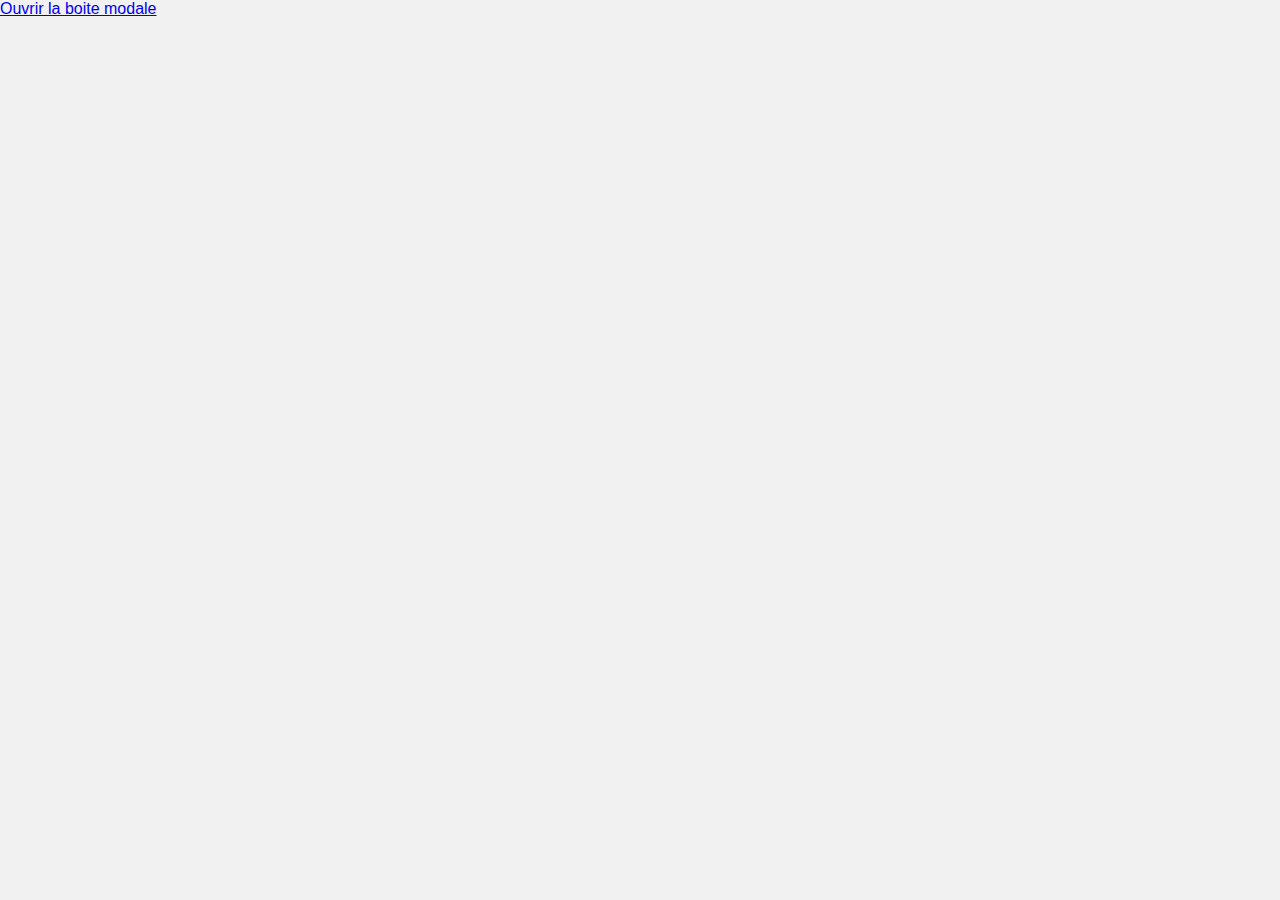
<file: boite_modale/index.html>
<!DOCTYPE html>
<html lang="en">
<head>
    <meta charset="UTF-8">
    <meta name="viewport" content="width=device-width, initial-scale=1.0">
    <title>Boite model</title>
    <link rel="stylesheet" href="styles.css">
</head>
<body>
    
    <a href="#modal1" class="js-modal">Ouvrir la boite modale</a>
    <aside id="modale1" class="modal" aria-hidden="true" role="dialog" aria-label="titlemodal">
        <div class="modal-wrapper">
            <h1 id="titlemodal">Condition d'utilisation</h1>
            <p>Lorem ipsum dolor sit amet consectetur adipisicing elit. Quisquam, quod.</p>
            <button id="closemodal">Fermer</button>
            <p>Yes! In your Lorem ipsum dolor, sit amet consectetur adipisicing elit. Distinctio numquam corporis odio? Eveniet</p>
            <h2>Can we have Bender Burgers again!</h2>
            <ol>
                <li>Yes</li>
                <li>No</li>
                <li>Maybe</li>
            </ol>

            <input type="text">

            <h3>Moving along</h3>
            <p>Enough about your promisscous mother</p>
            <ul>
                <li>Yes</li>
                <li>No</li>
                <li>Maybe</li>
            </ul>
            <a href="#">By now your freezbe</a>
            <p>Lorem ipsum dolor, sit amet consectetur adipisicing elit. Expedita adipisci dolor laboriosam quod modi accusamus tenetur porro, eum quibusdam fuga quae sapiente reprehenderit cumque corporis tempora, beatae quos suscipit voluptatum!</p>
            <p>Lorem ipsum dolor, sit amet consectetur adipisicing elit. Expedita adipisci dolor laboriosam quod modi accusamus tenetur porro, eum quibusdam fuga quae sapiente reprehenderit cumque corporis tempora, beatae quos suscipit voluptatum!</p>
            <p>Lorem ipsum dolor, sit amet consectetur adipisicing elit. Expedita adipisci dolor laboriosam quod modi accusamus tenetur porro, eum quibusdam fuga quae sapiente reprehenderit cumque corporis tempora, beatae quos suscipit voluptatum!</p>
            <p>Lorem ipsum dolor, sit amet consectetur adipisicing elit. Expedita adipisci dolor laboriosam quod modi accusamus tenetur porro, eum quibusdam fuga quae sapiente reprehenderit cumque corporis tempora, beatae quos suscipit voluptatum!</p>
            <p>Lorem ipsum dolor, sit amet consectetur adipisicing elit. Expedita adipisci dolor laboriosam quod modi accusamus tenetur porro, eum quibusdam fuga quae sapiente reprehenderit cumque corporis tempora, beatae quos suscipit voluptatum!</p>
            <p>Lorem ipsum dolor, sit amet consectetur adipisicing elit. Expedita adipisci dolor laboriosam quod modi accusamus tenetur porro, eum quibusdam fuga quae sapiente reprehenderit cumque corporis tempora, beatae quos suscipit voluptatum!</p>
            <p>Lorem ipsum dolor, sit amet consectetur adipisicing elit. Expedita adipisci dolor laboriosam quod modi accusamus tenetur porro, eum quibusdam fuga quae sapiente reprehenderit cumque corporis tempora, beatae quos suscipit voluptatum!</p>
        </div>
    </aside>

    <script src="app.js"></script>
</body>
</html>
</file>
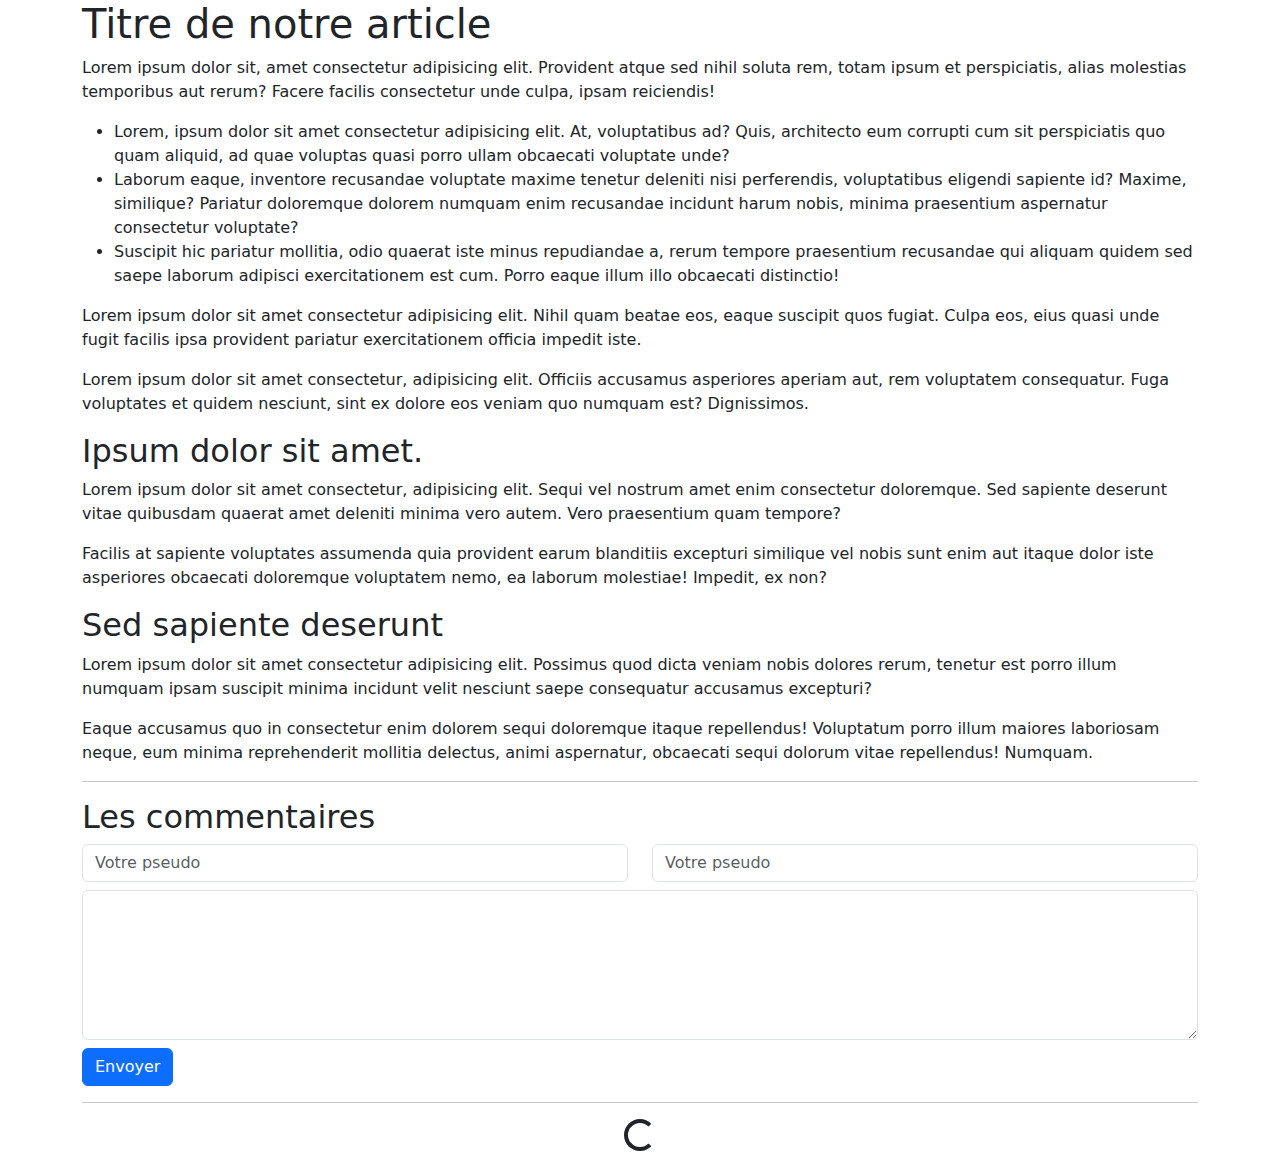
<file: systemCommentaire/index.html>
<!DOCTYPE html>
<html lang="en">

<head>
    <meta charset="UTF-8">
    <meta http-equiv="X-UA-Compatible" content="IE=edge">
    <meta name="viewport" content="width=device-width, initial-scale=1.0">
    <title>Commentaires</title>
    <link href="https://cdn.jsdelivr.net/npm/bootstrap@5.2.2/dist/css/bootstrap.min.css" rel="stylesheet">
    <script src="app.js" type="module" defer></script>
</head>

<body>
    <div class="container">
        <article>
            <h1>Titre de notre article</h1>
            <p>
                Lorem ipsum dolor sit, amet consectetur adipisicing elit. Provident atque sed nihil soluta rem, totam
                ipsum et perspiciatis, alias molestias temporibus aut rerum? Facere facilis consectetur unde culpa,
                ipsam reiciendis!
            </p>
            <ul>
                <li>Lorem, ipsum dolor sit amet consectetur adipisicing elit. At, voluptatibus ad? Quis, architecto eum
                    corrupti cum sit perspiciatis quo quam aliquid, ad quae voluptas quasi porro ullam obcaecati
                    voluptate unde?</li>
                <li>Laborum eaque, inventore recusandae voluptate maxime tenetur deleniti nisi perferendis, voluptatibus
                    eligendi sapiente id? Maxime, similique? Pariatur doloremque dolorem numquam enim recusandae
                    incidunt harum nobis, minima praesentium aspernatur consectetur voluptate?</li>
                <li>Suscipit hic pariatur mollitia, odio quaerat iste minus repudiandae a, rerum tempore praesentium
                    recusandae qui aliquam quidem sed saepe laborum adipisci exercitationem est cum. Porro eaque illum
                    illo obcaecati distinctio!</li>
            </ul>
            <p>
                Lorem ipsum dolor sit amet consectetur adipisicing elit. Nihil quam beatae eos, eaque suscipit quos
                fugiat. Culpa eos, eius quasi unde fugit facilis ipsa provident pariatur exercitationem officia impedit
                iste.
            </p>
            <p>
                Lorem ipsum dolor sit amet consectetur, adipisicing elit. Officiis accusamus asperiores aperiam aut, rem
                voluptatem consequatur. Fuga voluptates et quidem nesciunt, sint ex dolore eos veniam quo numquam est?
                Dignissimos.
            </p>

            <h2>Ipsum dolor sit amet.</h2>

            <p>Lorem ipsum dolor sit amet consectetur, adipisicing elit. Sequi vel nostrum amet enim consectetur
                doloremque. Sed sapiente deserunt vitae quibusdam quaerat amet deleniti minima vero autem. Vero
                praesentium quam tempore?</p>

            <p>Facilis at sapiente voluptates assumenda quia provident earum blanditiis excepturi similique vel nobis
                sunt enim aut itaque dolor iste asperiores obcaecati doloremque voluptatem nemo, ea laborum molestiae!
                Impedit, ex non?</p>

            <h2>Sed sapiente deserunt</h2>

            <p>Lorem ipsum dolor sit amet consectetur adipisicing elit. Possimus quod dicta veniam nobis dolores rerum,
                tenetur est porro illum numquam ipsam suscipit minima incidunt velit nesciunt saepe consequatur
                accusamus excepturi?</p>
            <p>Eaque accusamus quo in consectetur enim dolorem sequi doloremque itaque repellendus! Voluptatum porro
                illum maiores laboriosam neque, eum minima reprehenderit mollitia delectus, animi aspernatur, obcaecati
                sequi dolorum vitae repellendus! Numquam.</p>

            <hr>

            <h2>Les commentaires</h2>

            <template id="alert">
                <div class="alert alert-dismissible fade show" role="alert">
                    <div class="js-text"></div>
                    <button type="button" class="btn-close" data-bs-dismiss="alert" aria-label="Close"></button>
                </div>
            </template>

            <form 
                action="" 
                class="js-form-fetch"
                data-endpoint="https://jsonplaceholder.typicode.com/comments"
                data-template="#comment"
                data-target=".comments"
                data-elements='{"name": ".js-username", "body": ".js-content"}'
            >
                <div class="row mb-2">
                    <div class="col-sm">
                        <input name="name" type="text" class="form-control" placeholder="Votre pseudo">
                    </div>
                    <div class="col-sm">
                        <input name="email" type="text" class="form-control"
                            placeholder="Votre pseudo">
                    </div>
                </div>
                <textarea name="body" class="form-control mb-2" style="min-height: 150px;"></textarea>
                <button class="btn btn-primary">Envoyer</button>
            </form>

            <hr>

            <div class="comments"></div>

            <template id="comment">
                <article class="mb-4">
                    <div class="mb-1"><strong class="js-username"></strong></div>
                    <p class="js-content">
                        Lorem ipsum dolor sit amet consectetur adipisicing elit. Illum qui doloremque nemo eum pariatur distinctio dolore quos itaque excepturi suscipit sapiente mollitia officia ipsum, laboriosam quidem accusamus dolorum id temporibus.
                    </p>
                </article>
            </template>

            <div 
                data-endpoint="https://jsonplaceholder.typicode.com/comments?_limit=10"
                data-template="#comment"
                data-target=".comments" 
                data-elements='{"name": ".js-username", "body": ".js-content"}'
                class="text-center js-infinite-pagination">
                <div class="spinner-border" role="status"></div>
            </div>

        </article>
    </div>

</body>

</html>
</file>
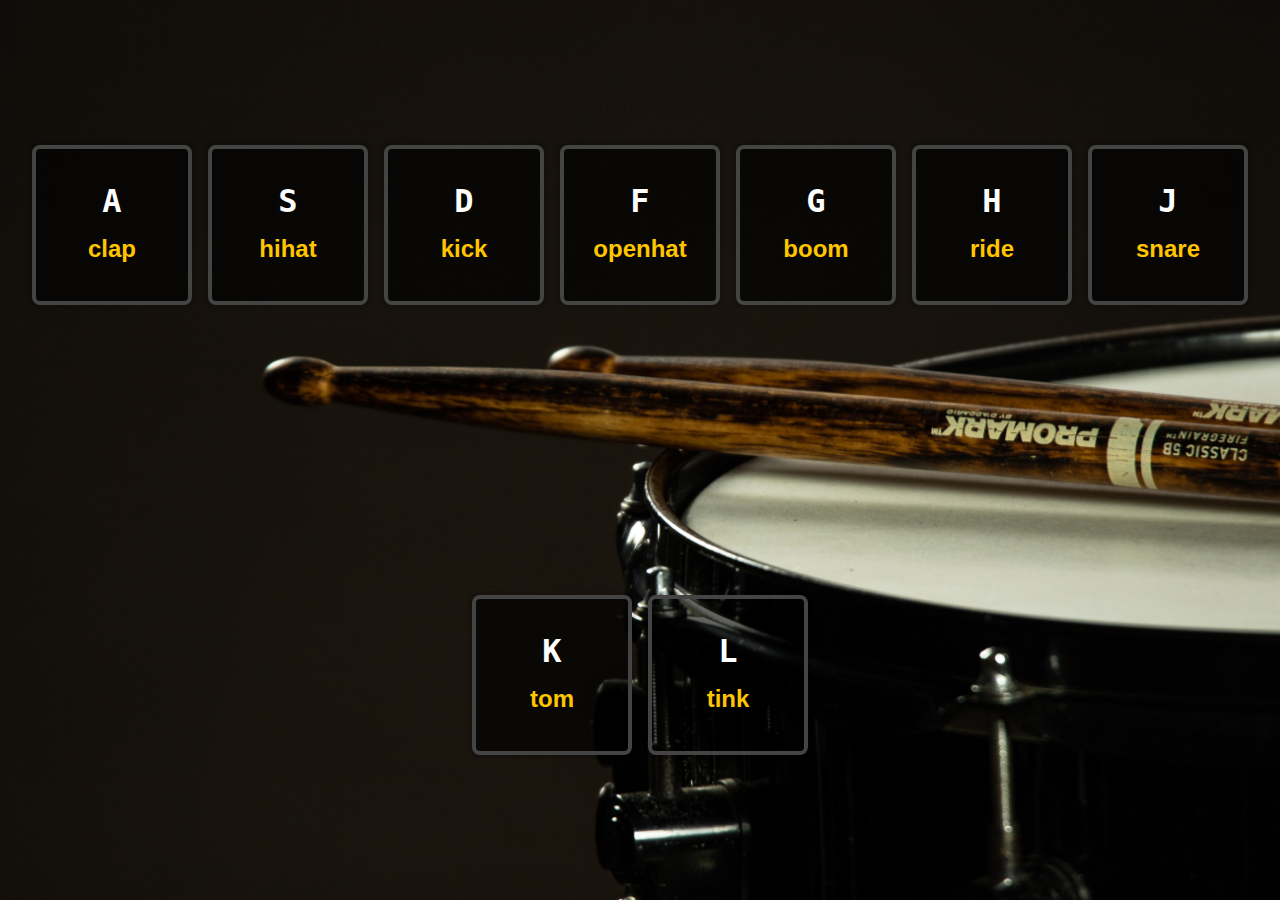
<file: Drum-kit/drum.html>
<!DOCTYPE html>
<html lang="en">
<head>
    <meta charset="UTF-8">
    <meta http-equiv="X-UA-Compatible" content="IE=edge">
    <meta name="viewport" content="width=device-width, initial-scale=1.0">
    <title>Js Drum Kit</title>
    <link rel="stylesheet" href="drum.css">
</head>
<body>
    <div class="keys">
        <div data-key="KeyA" class="key">
            <kbd>A</kbd>
            <span class="sound">clap</span>
        </div>
        <div data-key="KeyS" class="key">
            <kbd>S</kbd>
            <span class="sound">hihat</span>
        </div>
        <div data-key="KeyD" class="key">
            <kbd>D</kbd>
            <span class="sound">kick</span>
        </div>
        <div data-key="KeyF" class="key">
            <kbd>F</kbd>
            <span class="sound">openhat</span>
        </div>
        <div data-key="KeyG" class="key">
            <kbd>G</kbd>
            <span class="sound">boom</span>
        </div>
        <div data-key="KeyH" class="key">
            <kbd>H</kbd>
            <span class="sound">ride</span>
        </div>
        <div data-key="KeyJ" class="key">
            <kbd>J</kbd>
            <span class="sound">snare</span>
        </div>
        <div data-key="KeyK" class="key">
            <kbd>K</kbd>
            <span class="sound">tom</span>
        </div>
        <div data-key="KeyL" class="key">
            <kbd>L</kbd>
            <span class="sound">tink</span>
        </div>
    </div>

    <audio data-key="KeyA" src="./sounds/clap.wav"></audio>
    <audio data-key="KeyS" src="./sounds/hihat.wav"></audio>
    <audio data-key="KeyD" src="./sounds/kick.wav"></audio>
    <audio data-key="KeyF" src="./sounds/openhat.wav"></audio>
    <audio data-key="KeyG" src="./sounds/boom.wav"></audio>
    <audio data-key="KeyH" src="./sounds/ride.wav"></audio>
    <audio data-key="KeyJ" src="./sounds/snare.wav"></audio>
    <audio data-key="KeyK" src="./sounds/tom.wav"></audio>
    <audio data-key="KeyL" src="./sounds/tink.wav"></audio>

    <script src="dum-kit.js"></script>
    <script>
        // window.addEventListener('keydown', function(e) {
        //     const audio = document.querySelector(`audio[data-key="${e.keyCode}"]`);
        //     const key = document.querySelector(`.key[data-key="${e.keyCode}"]`);
        //     if(!audio) return; // stop the function
        //     audio.currentTime = 0; // Rewind to the start
        //     audio.play();
        //     key.classList.add('playing');
        // });
        // function removeTransition(e) {
        //     if (e.propertyName !== 'transform') return; // Skip if it not a transform
        //     this.classList.remove('playing');
        // }
        // const keys = document.querySelectorAll('.key');
        // keys.forEach(key => key.addEventListener('transitionend', removeTransition));
    </script>
</body>
</html>
</file>
<file: boite_modale/styles.css>
body, html {
    margin: 0;
    padding: 0;
    font-family: 'Roboto', sans-serif;
    background-color: #f1f1f1;
}

* {
    box-sizing: border-box;
}

.modal {
    position: fixed;
    z-index: 1;
    left: 0;
    top: 0;
    width: 100%;
    height: 100%;
    overflow: auto;
    background-color: rgba(0, 0, 0, 0.8);
    display: flex;
    align-items: center;
    justify-content: center;
    transition: opacity 0.3s ease;
    opacity: 0;
    pointer-events: none;
}

.modal-wrapper {
    overflow: auto;
    background: #fff;
    width: 600px;
    max-width: calc(100vw - 20px);
    max-height: calc(100vh - 20px);
    padding: 20px;
}

.modal.open {
    opacity: 1;
    pointer-events: auto;
}
</file>
<file: Drum-kit/drum.css>
* {
  margin: 0px;
  padding: 0px;
  box-sizing: border-box;
}
* body {
  font-family: "Montserrat", sans-serif;
  font-size: 35px;
  background-image: url(./img/drum-kit-bg.jpg);
  background-size: cover;
  background-repeat: no-repeat;
  background-position: center;
  background-attachment: fixed;
  height: 100vh;
  overflow: auto;
}

.keys {
  display: flex;
  flex: 1;
  height: 100vh;
  justify-content: center;
  align-items: center;
  flex-wrap: wrap;
}
.keys .key {
  border: 4px solid #444;
  border-radius: 0.5rem;
  margin: 0.5rem;
  padding: 1rem;
  font-size: 1.5rem;
  transition: all 0.07s;
  -webkit-user-select: none;
     -moz-user-select: none;
          user-select: none;
  background: rgba(0, 0, 0, 0.6);
  box-shadow: 0 0 0 4px rgba(0, 0, 0, 0.1);
  width: 10rem;
  height: 10rem;
  display: flex;
  flex-direction: column;
  justify-content: center;
  align-items: center;
  color: #444;
  text-shadow: 0 0 1px rgba(0, 0, 0, 0.2);
  font-weight: bold;
  text-align: center;
  line-height: 3rem;
  cursor: pointer;
  outline: none;
  position: relative;
  overflow: hidden;
}
.keys .key kbd {
  display: block;
  font-size: 2rem;
  font-weight: bold;
  color: #fff;
}
.keys .key .sound {
  display: block;
  font-size: 1.5rem;
  font-weight: bold;
  color: #ffc600;
}
.keys .key:active {
  transform: scale(0.95);
  box-shadow: 0 0 0 1px #ffc600;
}
.keys .key.playing {
  box-shadow: 0 0 0 1px #ffc600;
  transform: scale(1.1);
  border-color: #ffc600;
}
.keys .key.playing::after {
  transform: scaleX(1.1);
}
.keys .key::after {
  content: "";
  position: absolute;
  top: 0;
  right: 0;
  bottom: 0;
  left: 0;
  background: rgba(255, 255, 255, 0.1);
  transform: scaleX(0);
  transform-origin: right;
  transition: transform 0.7s ease-in;
}/*# sourceMappingURL=drum.css.map */
</file>
